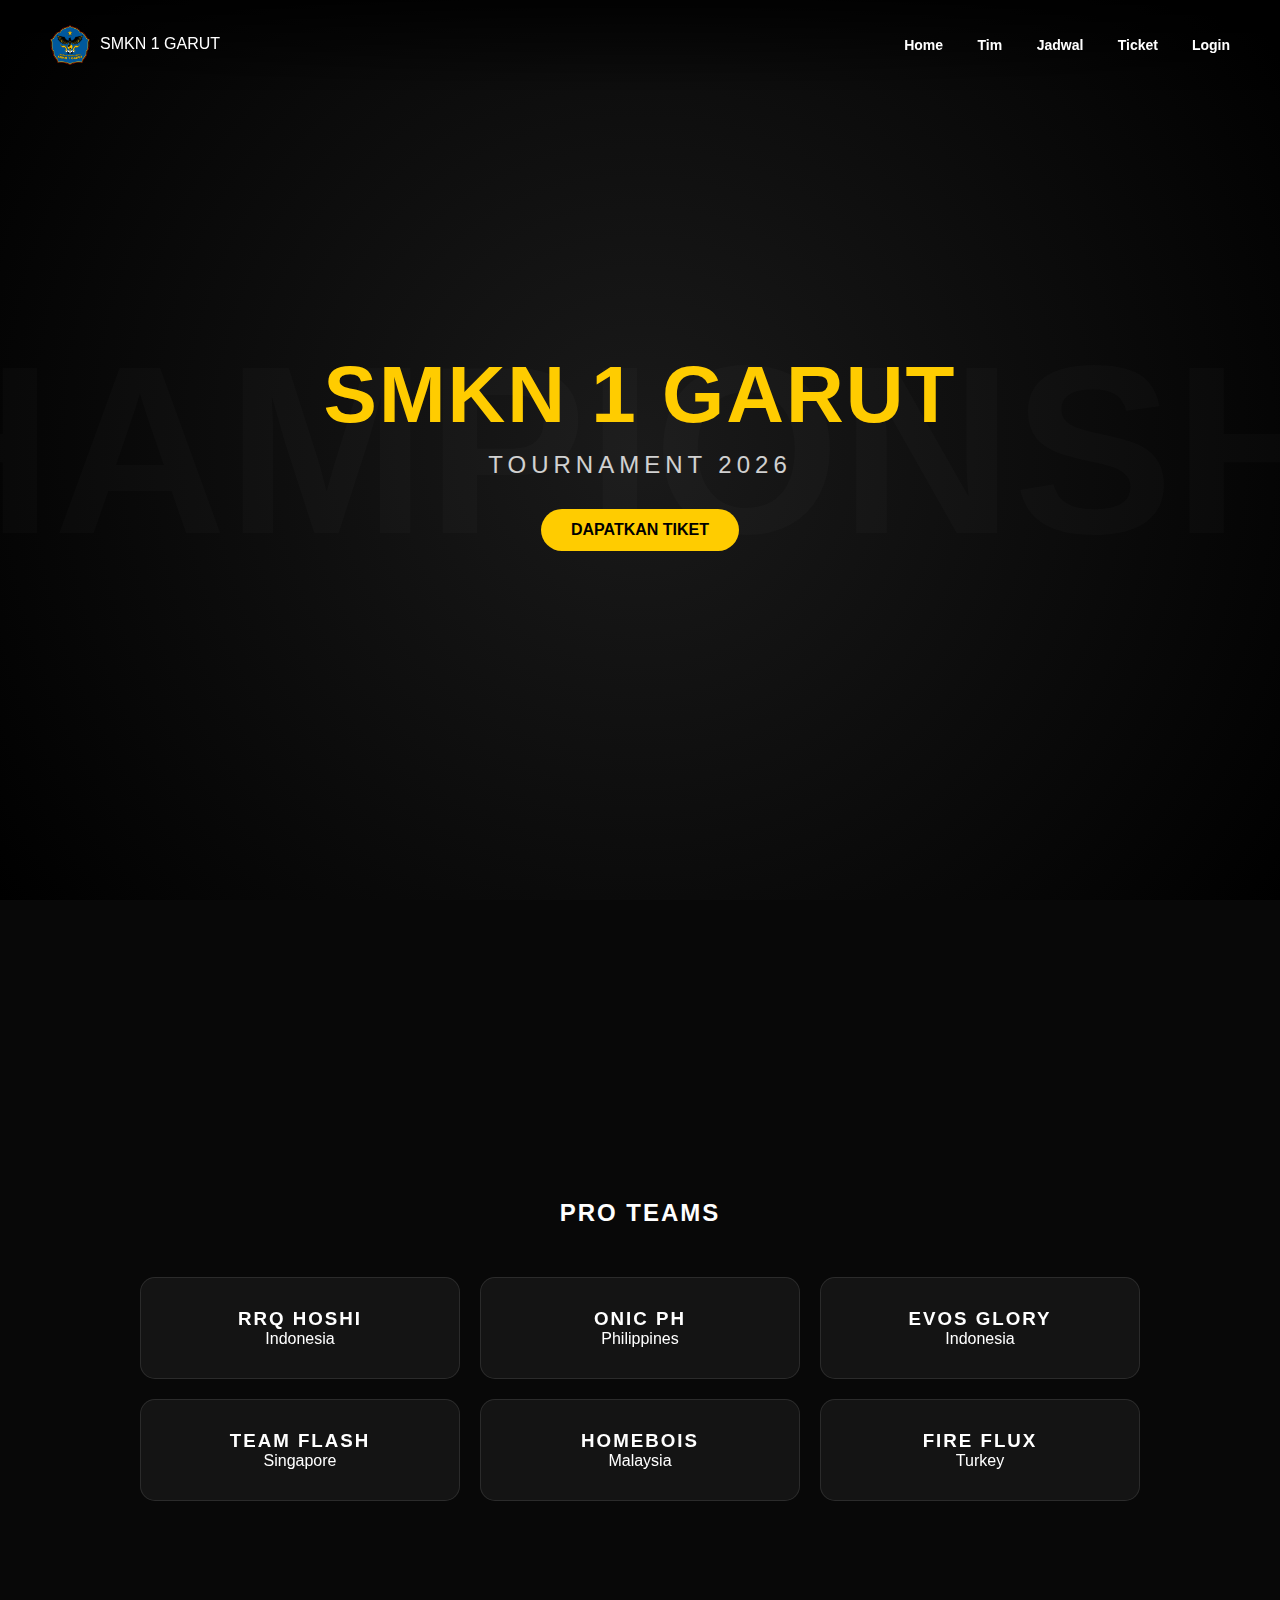
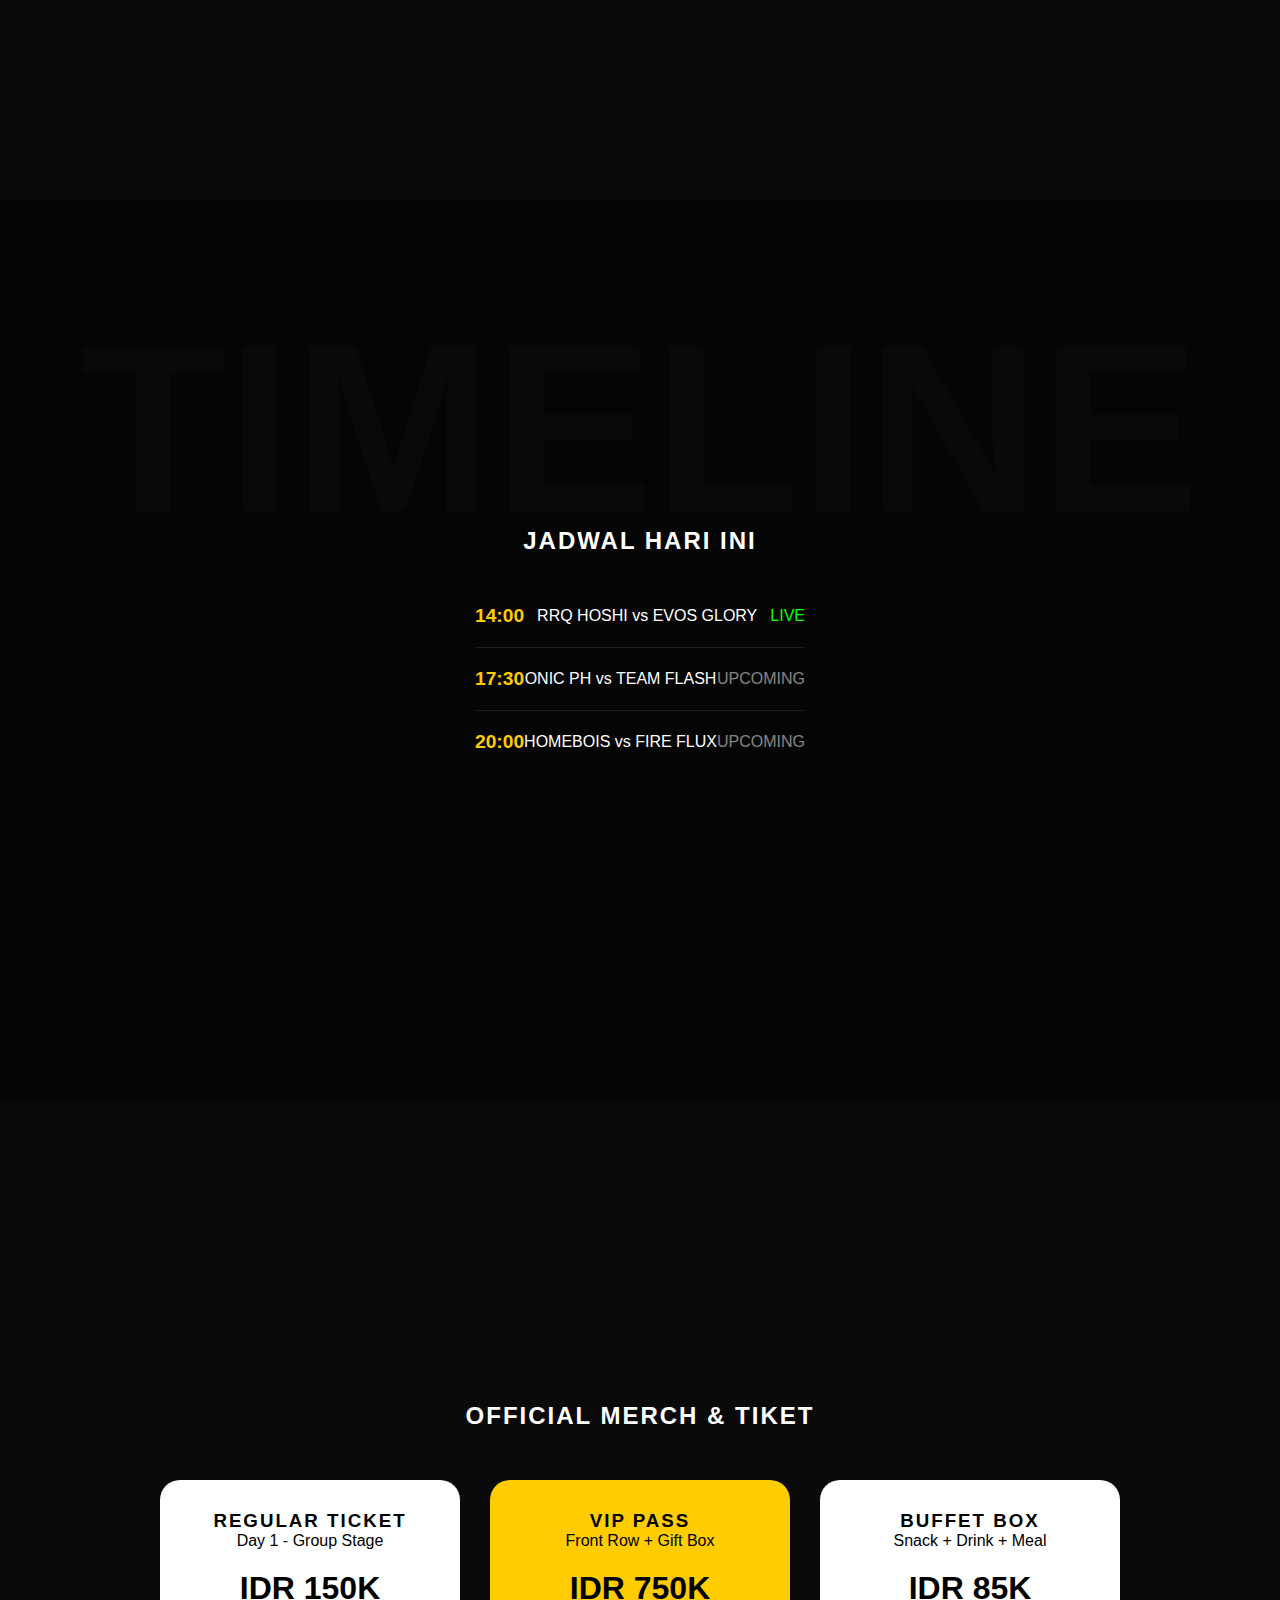
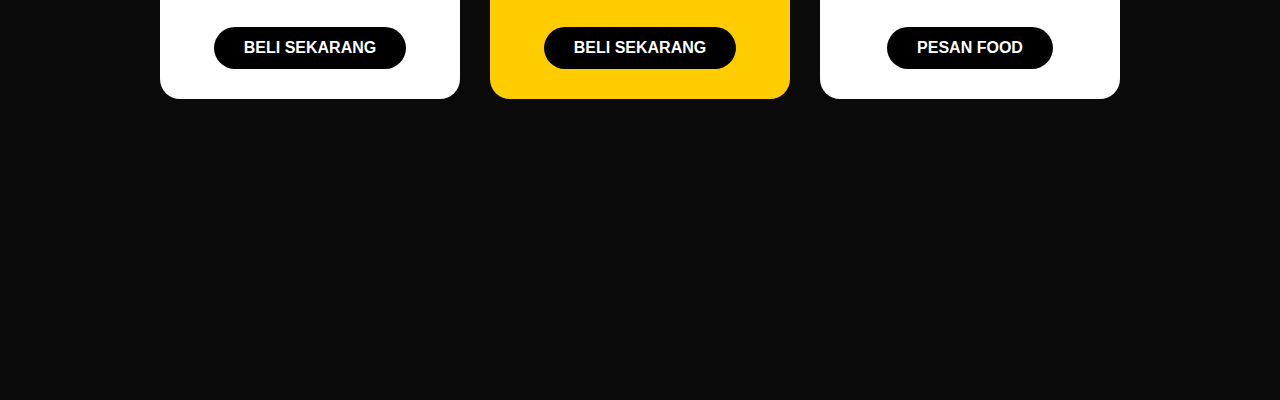
<file: index.html>
<!DOCTYPE html>
<html lang="en">

<head>
    <meta charset="UTF-8">
    <meta name="viewport" content="width=device-width, initial-scale=1.0">
    <title>SMKN 1 GARUT l TOURNAMENT </title>
    <link rel="stylesheet" href="style.css">
</head>

</head>

<body>

    <nav>
        <div class="logo"><img src="smk.png" alt="M7 Logo">SMKN 1 GARUT</div>
        <div class="nav-links">
            <a href="#home">Home</a>
            <a href="#teams">Tim</a>
            <a href="#Jadwal">Jadwal</a>
            <a href="tiket.html">Ticket </a>
            <a href="login.html">Login</a>
        </div>
    </nav>

    <section id="home">
        <div class="bg-text">CHAMPIONSHIP</div>
        <div class="hero-content">
            <h1>SMKN 1 GARUT </h1>
            <p>TOURNAMENT 2026</p>
            <a href="tiket.html" class="btn" style="background: var(--gold); color: black;">DAPATKAN TIKET</a>
        </div>
    </section>

    <section id="teams">
        <h2 style="margin-bottom: 50px;">PRO TEAMS</h2>
        <div class="grid-container">
            <div class="card">
                <h3>RRQ HOSHI</h3>
                <p>Indonesia</p>
            </div>
            <div class="card">
                <h3>ONIC PH</h3>
                <p>Philippines</p>
            </div>
            <div class="card">
                <h3>EVOS GLORY</h3>
                <p>Indonesia</p>
            </div>
            <div class="card">
                <h3>TEAM FLASH</h3>
                <p>Singapore</p>
            </div>
            <div class="card">
                <h3>HOMEBOIS</h3>
                <p>Malaysia</p>
            </div>
            <div class="card">
                <h3>FIRE FLUX</h3>
                <p>Turkey</p>
            </div>
        </div>
    </section>

    <section id="Jadwal">
        <div class="bg-text" style="top: 10%;">TIMELINE</div>
        <h2 style="margin-bottom: 30px; z-index: 2;">JADWAL HARI INI</h2>
        <div class="Jadwal-box" style="z-index: 2;">
            <div class="match">
                <span class="time">14:00</span>
                <span>RRQ HOSHI vs EVOS GLORY</span>
                <span style="color: #00ff00;">LIVE</span>
            </div>
            <div class="match">
                <span class="time">17:30</span>
                <span>ONIC PH vs TEAM FLASH</span>
                <span style="opacity: 0.5;">UPCOMING</span>
            </div>
            <div class="match">
                <span class="time">20:00</span>
                <span>HOMEBOIS vs FIRE FLUX</span>
                <span style="opacity: 0.5;">UPCOMING</span>
            </div>
        </div>
    </section>

    <section id="shop">
        <h2 style="margin-bottom: 50px;">OFFICIAL MERCH & TIKET</h2>
        <div class="shop-flex">
            <div class="product">
                <h3>REGULAR TICKET</h3>
                <p>Day 1 - Group Stage</p>
                <div class="price">IDR 150K</div>
                <a href="#" class="btn">BELI SEKARANG</a>
            </div>
            <div class="product dark">
                <h3>VIP PASS</h3>
                <p>Front Row + Gift Box</p>
                <div class="price">IDR 750K</div>
                <a href="#" class="btn">BELI SEKARANG</a>
            </div>
            <div class="product">
                <h3>BUFFET BOX</h3>
                <p>Snack + Drink + Meal</p>
                <div class="price">IDR 85K</div>
                <a href="#" class="btn">PESAN FOOD</a>
            </div>
        </div>
    </section>

</body>

</html>
</file>
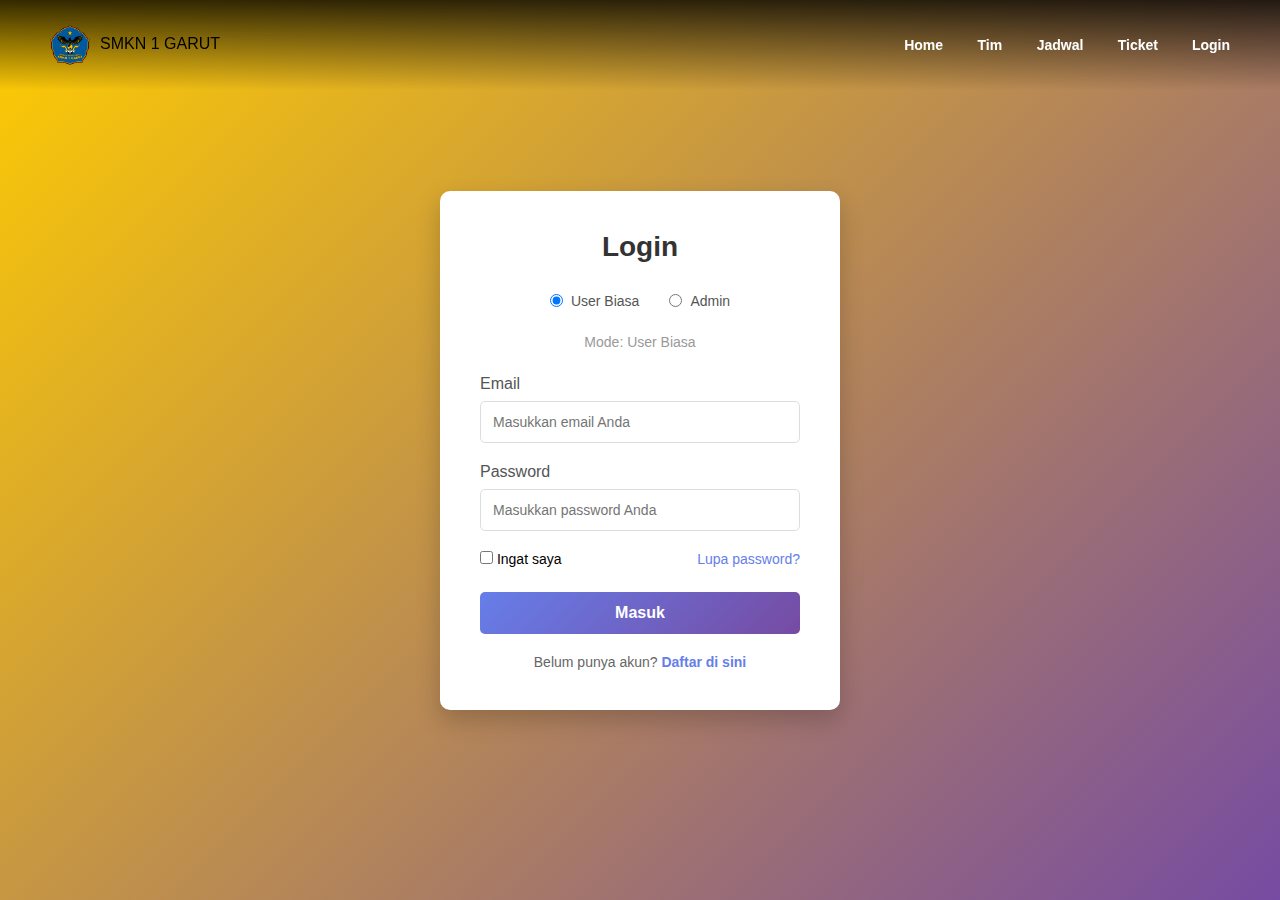
<file: login.html>
<!DOCTYPE html>
<html lang="en">

<head>
    <meta charset="UTF-8">
    <meta name="viewport" content="width=device-width, initial-scale=1.0">
    <title>Halaman Login</title>
    <link rel="stylesheet" href="login.css">
    <style>
       
    </style>
</head>

<body>


    <nav><div class="logo"><img src="smk.png" alt="M7 Logo">SMKN 1 GARUT</div>
        <div class="nav-links">
            <a href="index.html">Home</a>
            <a href="index.html#teams">Tim</a>
            <a href="index.html#Jadwal">Jadwal</a>
            <a href="tiket.html">Ticket </a>
            <a href="login.html">Login</a>
        </div>
    </nav>


    <div class="login-container">
        <h1>Login</h1>
        
        <div class="login-type">
            <label>
                <input type="radio" name="userType" value="user" checked> User Biasa
            </label>
            <label>
                <input type="radio" name="userType" value="admin"> Admin
            </label>
        </div>

        <div class="form-divider" id="typeIndicator">Mode: User Biasa</div>

        <form id="loginForm">
            <div class="form-group">
                <label for="email">Email</label>
                <input type="email" id="email" name="email" placeholder="Masukkan email Anda" required>
            </div>

            <div class="form-group">
                <label for="password">Password</label>
                <input type="password" id="password" name="password" placeholder="Masukkan password Anda" required>
            </div>

            <div class="form-group" id="adminCodeField" style="display: none;">
                <label for="adminCode">Kode Admin</label>
                <input type="password" id="adminCode" name="adminCode" placeholder="Masukkan kode admin">
            </div>

            <div class="remember-forgot">
                <label>
                    <input type="checkbox" name="remember"> Ingat saya
                </label>
                <a href="#">Lupa password?</a>
            </div>

            <button type="submit" class="login-btn">Masuk</button>
        </form>

        <div class="signup-link">
            Belum punya akun? <a href="#">Daftar di sini</a>
        </div>
    </div>

    <script>
        // Handle user type selection
        const userTypeRadios = document.querySelectorAll('input[name="userType"]');
        const adminCodeField = document.getElementById('adminCodeField');
        const typeIndicator = document.getElementById('typeIndicator');

        userTypeRadios.forEach(radio => {
            radio.addEventListener('change', function(e) {
                if (this.value === 'admin') {
                    adminCodeField.style.display = 'block';
                    typeIndicator.textContent = 'Mode: Login Admin';
                } else {
                    adminCodeField.style.display = 'none';
                    typeIndicator.textContent = 'Mode: User Biasa';
                }
            });
        });

        // Handle form submission
        document.getElementById('loginForm').addEventListener('submit', function (e) {
            e.preventDefault();
            
            const email = document.getElementById('email').value;
            const password = document.getElementById('password').value;
            const userType = document.querySelector('input[name="userType"]:checked').value;
            const adminCode = document.getElementById('adminCode').value;

            // Validasi berdasarkan tipe login
            if (userType === 'admin') {
                if (!email || !password || !adminCode) {
                    alert('Silakan isi semua field');
                    return;
                }
                
                // Contoh validasi kode admin
                const validAdminCode = '12345'; // Ganti dengan kode admin sebenarnya
                if (adminCode !== validAdminCode) {
                    alert('Kode admin tidak valid!');
                    return;
                }
                
                alert('Login Admin berhasil! \nEmail: ' + email);
                // Redirect ke halaman admin
                // window.location.href = 'admin-dashboard.html';
            } else {
                if (!email || !password) {
                    alert('Silakan isi semua field');
                    return;
                }
                
                alert('Login User berhasil! \nEmail: ' + email);
                // Redirect ke halaman user
                // window.location.href = 'user-dashboard.html';
            }
        });
    </script>
</body>

</html>
</file>
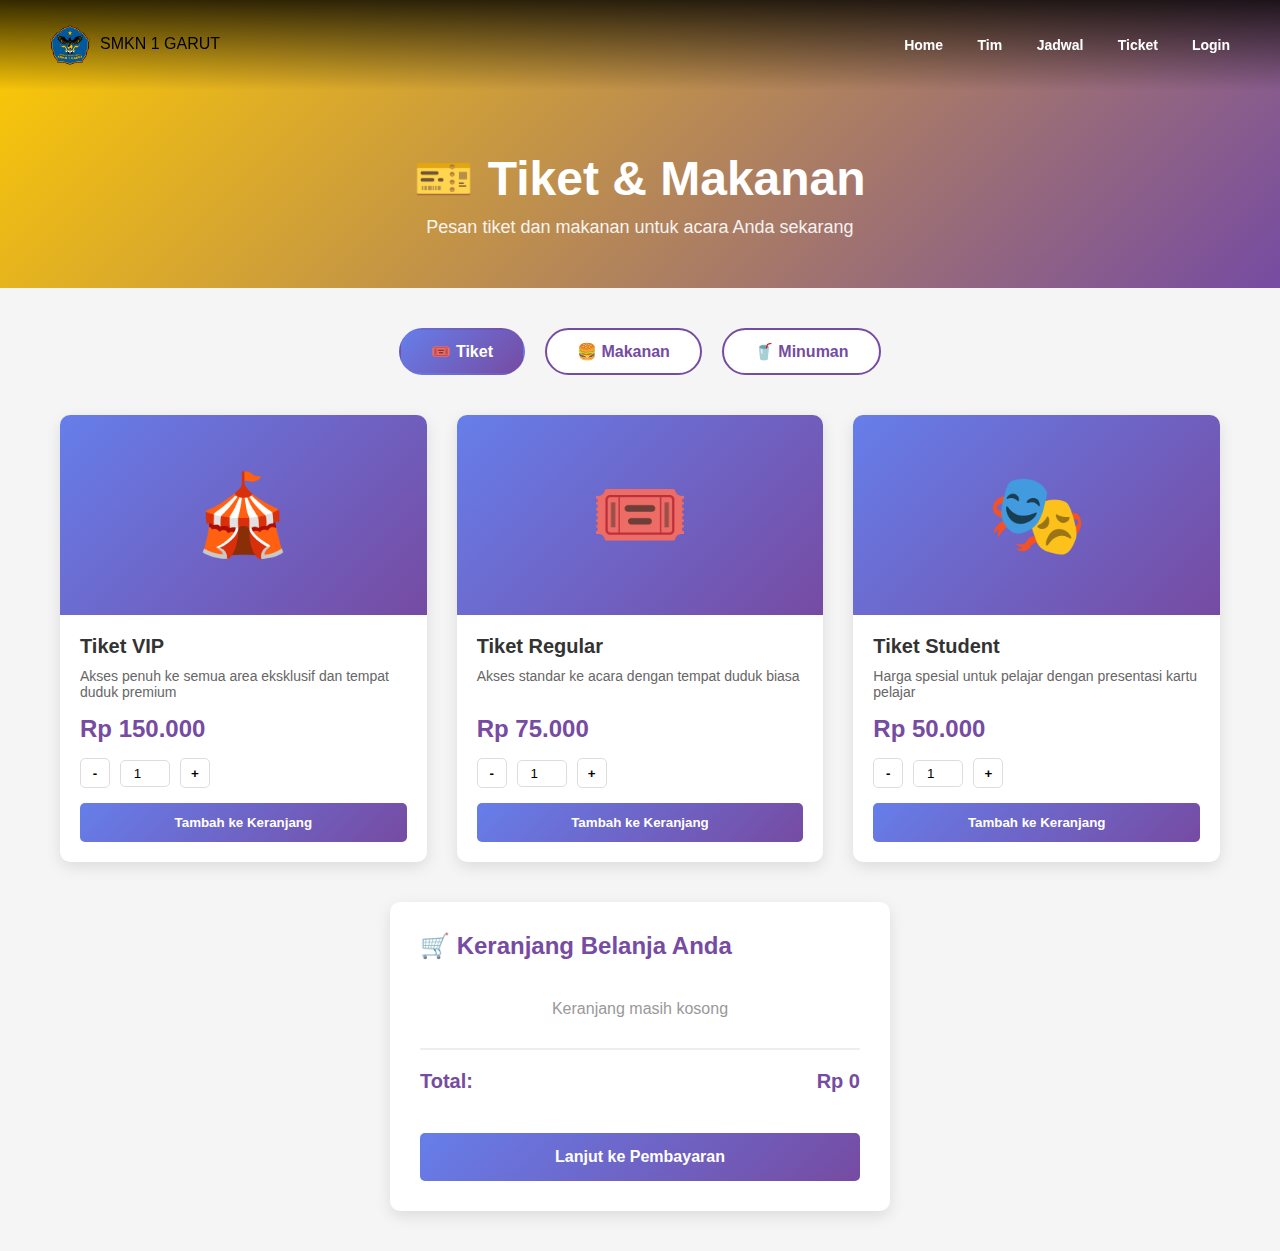
<file: tiket.html>
<!DOCTYPE html>
<html lang="en">

<head>
    <meta charset="UTF-8">
    <meta name="viewport" content="width=device-width, initial-scale=1.0">
    <title>Tiket & Makanan</title>
    <link rel="stylesheet" href="tiket.css">
    <style>
       
    </style>
</head>

<body>
    <nav>
        <div class="logo"><img src="smk.png" alt="M7 Logo">SMKN 1 GARUT</div>
        <div class="nav-links">
            <a href="index.html">Home</a>
            <a href="index.html#teams">Tim</a>
            <a href="index.html#Jadwal">Jadwal</a>
            <a href="tiket.html">Ticket </a>
            <a href="login.html">Login</a>
        </div>
    </nav>

    <div class="header">
        <h1>🎫 Tiket & Makanan</h1>
        <p>Pesan tiket dan makanan untuk acara Anda sekarang</p>
    </div>

    <div class="container">
        <div class="tabs">
            <button class="tab-btn active" onclick="switchTab('tickets')">🎟️ Tiket</button>
            <button class="tab-btn" onclick="switchTab('food')">🍔 Makanan</button>
            <button class="tab-btn" onclick="switchTab('drinks')">🥤 Minuman</button>
        </div>

        <!-- Tab Tiket -->
        <div id="tickets" class="tab-content active">
            <div class="products-grid">
                <div class="product-card">
                    <div class="product-image">🎪</div>
                    <div class="product-info">
                        <div class="product-name">Tiket VIP</div>
                        <div class="product-description">Akses penuh ke semua area eksklusif dan tempat duduk premium</div>
                        <div class="product-price">Rp 150.000</div>
                        <div class="product-quantity">
                            <button class="quantity-btn" onclick="decreaseQty(this)">-</button>
                            <input type="number" class="quantity-input" value="1" min="1">
                            <button class="quantity-btn" onclick="increaseQty(this)">+</button>
                        </div>
                        <button class="add-to-cart" onclick="addToCart('Tiket VIP', 150000, this)">Tambah ke Keranjang</button>
                    </div>
                </div>

                <div class="product-card">
                    <div class="product-image">🎟️</div>
                    <div class="product-info">
                        <div class="product-name">Tiket Regular</div>
                        <div class="product-description">Akses standar ke acara dengan tempat duduk biasa</div>
                        <div class="product-price">Rp 75.000</div>
                        <div class="product-quantity">
                            <button class="quantity-btn" onclick="decreaseQty(this)">-</button>
                            <input type="number" class="quantity-input" value="1" min="1">
                            <button class="quantity-btn" onclick="increaseQty(this)">+</button>
                        </div>
                        <button class="add-to-cart" onclick="addToCart('Tiket Regular', 75000, this)">Tambah ke Keranjang</button>
                    </div>
                </div>

                <div class="product-card">
                    <div class="product-image">🎭</div>
                    <div class="product-info">
                        <div class="product-name">Tiket Student</div>
                        <div class="product-description">Harga spesial untuk pelajar dengan presentasi kartu pelajar</div>
                        <div class="product-price">Rp 50.000</div>
                        <div class="product-quantity">
                            <button class="quantity-btn" onclick="decreaseQty(this)">-</button>
                            <input type="number" class="quantity-input" value="1" min="1">
                            <button class="quantity-btn" onclick="increaseQty(this)">+</button>
                        </div>
                        <button class="add-to-cart" onclick="addToCart('Tiket Student', 50000, this)">Tambah ke Keranjang</button>
                    </div>
                </div>
            </div>
        </div>

        <!-- Tab Makanan -->
        <div id="food" class="tab-content">
            <div class="products-grid">
                <div class="product-card">
                    <div class="product-image">🍔</div>
                    <div class="product-info">
                        <div class="product-name">Burger Deluxe</div>
                        <div class="product-description">Burger daging premium dengan keju, tomat, dan saus istimewa</div>
                        <div class="product-price">Rp 45.000</div>
                        <div class="product-quantity">
                            <button class="quantity-btn" onclick="decreaseQty(this)">-</button>
                            <input type="number" class="quantity-input" value="1" min="1">
                            <button class="quantity-btn" onclick="increaseQty(this)">+</button>
                        </div>
                        <button class="add-to-cart" onclick="addToCart('Burger Deluxe', 45000, this)">Tambah ke Keranjang</button>
                    </div>
                </div>

                <div class="product-card">
                    <div class="product-image">🍕</div>
                    <div class="product-info">
                        <div class="product-name">Pizza Supreme</div>
                        <div class="product-description">Pizza 12 inch dengan topping lengkap dan keju mozzarella</div>
                        <div class="product-price">Rp 65.000</div>
                        <div class="product-quantity">
                            <button class="quantity-btn" onclick="decreaseQty(this)">-</button>
                            <input type="number" class="quantity-input" value="1" min="1">
                            <button class="quantity-btn" onclick="increaseQty(this)">+</button>
                        </div>
                        <button class="add-to-cart" onclick="addToCart('Pizza Supreme', 65000, this)">Tambah ke Keranjang</button>
                    </div>
                </div>

                <div class="product-card">
                    <div class="product-image">🌭</div>
                    <div class="product-info">
                        <div class="product-name">Hot Dog Spesial</div>
                        <div class="product-description">Hot dog dengan sausage berkualitas dan topping pilihan</div>
                        <div class="product-price">Rp 35.000</div>
                        <div class="product-quantity">
                            <button class="quantity-btn" onclick="decreaseQty(this)">-</button>
                            <input type="number" class="quantity-input" value="1" min="1">
                            <button class="quantity-btn" onclick="increaseQty(this)">+</button>
                        </div>
                        <button class="add-to-cart" onclick="addToCart('Hot Dog Spesial', 35000, this)">Tambah ke Keranjang</button>
                    </div>
                </div>

                <div class="product-card">
                    <div class="product-image">🍗</div>
                    <div class="product-info">
                        <div class="product-name">Fried Chicken</div>
                        <div class="product-description">Ayam goreng renyah dengan bumbu rahasia dan sambal</div>
                        <div class="product-price">Rp 40.000</div>
                        <div class="product-quantity">
                            <button class="quantity-btn" onclick="decreaseQty(this)">-</button>
                            <input type="number" class="quantity-input" value="1" min="1">
                            <button class="quantity-btn" onclick="increaseQty(this)">+</button>
                        </div>
                        <button class="add-to-cart" onclick="addToCart('Fried Chicken', 40000, this)">Tambah ke Keranjang</button>
                    </div>
                </div>

                <div class="product-card">
                    <div class="product-image">🌮</div>
                    <div class="product-info">
                        <div class="product-name">Tacos Trio</div>
                        <div class="product-description">3 buah taco dengan isian daging dan sayuran segar</div>
                        <div class="product-price">Rp 50.000</div>
                        <div class="product-quantity">
                            <button class="quantity-btn" onclick="decreaseQty(this)">-</button>
                            <input type="number" class="quantity-input" value="1" min="1">
                            <button class="quantity-btn" onclick="increaseQty(this)">+</button>
                        </div>
                        <button class="add-to-cart" onclick="addToCart('Tacos Trio', 50000, this)">Tambah ke Keranjang</button>
                    </div>
                </div>
            </div>
        </div>

        <!-- Tab Minuman -->
        <div id="drinks" class="tab-content">
            <div class="products-grid">
                <div class="product-card">
                    <div class="product-image">🥤</div>
                    <div class="product-info">
                        <div class="product-name">Jus Jeruk Segar</div>
                        <div class="product-description">Jus jeruk alami tanpa pengawet, segar dan sehat</div>
                        <div class="product-price">Rp 15.000</div>
                        <div class="product-quantity">
                            <button class="quantity-btn" onclick="decreaseQty(this)">-</button>
                            <input type="number" class="quantity-input" value="1" min="1">
                            <button class="quantity-btn" onclick="increaseQty(this)">+</button>
                        </div>
                        <button class="add-to-cart" onclick="addToCart('Jus Jeruk Segar', 15000, this)">Tambah ke Keranjang</button>
                    </div>
                </div>

                <div class="product-card">
                    <div class="product-image">🧋</div>
                    <div class="product-info">
                        <div class="product-name">Boba Tea Premium</div>
                        <div class="product-description">Minuman teh dengan boba premium dan rasa istimewa</div>
                        <div class="product-price">Rp 20.000</div>
                        <div class="product-quantity">
                            <button class="quantity-btn" onclick="decreaseQty(this)">-</button>
                            <input type="number" class="quantity-input" value="1" min="1">
                            <button class="quantity-btn" onclick="increaseQty(this)">+</button>
                        </div>
                        <button class="add-to-cart" onclick="addToCart('Boba Tea Premium', 20000, this)">Tambah ke Keranjang</button>
                    </div>
                </div>

                <div class="product-card">
                    <div class="product-image">🍹</div>
                    <div class="product-info">
                        <div class="product-name">Smoothie Mangga</div>
                        <div class="product-description">Smoothie mangga tropis yang menyegarkan dan kaya nutrisi</div>
                        <div class="product-price">Rp 18.000</div>
                        <div class="product-quantity">
                            <button class="quantity-btn" onclick="decreaseQty(this)">-</button>
                            <input type="number" class="quantity-input" value="1" min="1">
                            <button class="quantity-btn" onclick="increaseQty(this)">+</button>
                        </div>
                        <button class="add-to-cart" onclick="addToCart('Smoothie Mangga', 18000, this)">Tambah ke Keranjang</button>
                    </div>
                </div>

                <div class="product-card">
                    <div class="product-image">☕</div>
                    <div class="product-info">
                        <div class="product-name">Coffee Espresso</div>
                        <div class="product-description">Kopi espresso premium dari biji pilihan berkualitas tinggi</div>
                        <div class="product-price">Rp 22.000</div>
                        <div class="product-quantity">
                            <button class="quantity-btn" onclick="decreaseQty(this)">-</button>
                            <input type="number" class="quantity-input" value="1" min="1">
                            <button class="quantity-btn" onclick="increaseQty(this)">+</button>
                        </div>
                        <button class="add-to-cart" onclick="addToCart('Coffee Espresso', 22000, this)">Tambah ke Keranjang</button>
                    </div>
                </div>

                <div class="product-card">
                    <div class="product-image">🧃</div>
                    <div class="product-info">
                        <div class="product-name">Minuman Isotonik</div>
                        <div class="product-description">Minuman isotonik untuk mengganti cairan dan elektrolit tubuh</div>
                        <div class="product-price">Rp 12.000</div>
                        <div class="product-quantity">
                            <button class="quantity-btn" onclick="decreaseQty(this)">-</button>
                            <input type="number" class="quantity-input" value="1" min="1">
                            <button class="quantity-btn" onclick="increaseQty(this)">+</button>
                        </div>
                        <button class="add-to-cart" onclick="addToCart('Minuman Isotonik', 12000, this)">Tambah ke Keranjang</button>
                    </div>
                </div>

                <div class="product-card">
                    <div class="product-image">🥛</div>
                    <div class="product-info">
                        <div class="product-name">Susu Coklat</div>
                        <div class="product-description">Susu coklat hangat yang lezat dan bergizi untuk seluruh keluarga</div>
                        <div class="product-price">Rp 16.000</div>
                        <div class="product-quantity">
                            <button class="quantity-btn" onclick="decreaseQty(this)">-</button>
                            <input type="number" class="quantity-input" value="1" min="1">
                            <button class="quantity-btn" onclick="increaseQty(this)">+</button>
                        </div>
                        <button class="add-to-cart" onclick="addToCart('Susu Coklat', 16000, this)">Tambah ke Keranjang</button>
                    </div>
                </div>
            </div>
        </div>

        <!-- Keranjang Belanja -->
        <div class="cart-section">
            <h2>🛒 Keranjang Belanja Anda</h2>
            <div id="cartItems" class="empty-cart">Keranjang masih kosong</div>
            <div class="cart-total">
                <span>Total:</span>
                <span id="cartTotal">Rp 0</span>
            </div>
            <button class="checkout-btn" onclick="checkout()">Lanjut ke Pembayaran</button>
        </div>
    </div>

    <script>
        let cart = [];

        function switchTab(tabName) {
            // Sembunyikan semua tab
            const tabs = document.querySelectorAll('.tab-content');
            tabs.forEach(tab => tab.classList.remove('active'));

            // Hapus active dari semua button
            const buttons = document.querySelectorAll('.tab-btn');
            buttons.forEach(btn => btn.classList.remove('active'));

            // Tampilkan tab yang dipilih
            document.getElementById(tabName).classList.add('active');

            // Tandai button yang aktif
            event.target.classList.add('active');
        }

        function increaseQty(btn) {
            const input = btn.parentElement.querySelector('.quantity-input');
            input.value = parseInt(input.value) + 1;
        }

        function decreaseQty(btn) {
            const input = btn.parentElement.querySelector('.quantity-input');
            if (parseInt(input.value) > 1) {
                input.value = parseInt(input.value) - 1;
            }
        }

        function addToCart(name, price, btn) {
            const quantity = btn.parentElement.querySelector('.quantity-input').value;
            const item = {
                name: name,
                price: price,
                quantity: parseInt(quantity)
            };

            cart.push(item);
            updateCart();
            alert(quantity + 'x ' + name + ' ditambahkan ke keranjang!');
        }

        function updateCart() {
            const cartItemsDiv = document.getElementById('cartItems');
            const cartTotalSpan = document.getElementById('cartTotal');

            if (cart.length === 0) {
                cartItemsDiv.innerHTML = '<div class="empty-cart">Keranjang masih kosong</div>';
                cartTotalSpan.textContent = 'Rp 0';
                return;
            }

            let html = '';
            let total = 0;

            cart.forEach((item, index) => {
                const subtotal = item.price * item.quantity;
                total += subtotal;
                html += `
                    <div class="cart-item">
                        <div>
                            <div style="font-weight: 600;">${item.name}</div>
                            <div style="font-size: 12px; color: #999;">${item.quantity}x Rp ${item.price.toLocaleString()}</div>
                        </div>
                        <div>
                            <span style="font-weight: 600; color: var(--purple);">Rp ${subtotal.toLocaleString()}</span>
                            <button onclick="removeFromCart(${index})" style="margin-left: 10px; padding: 5px 10px; background: #ff6b6b; color: white; border: none; border-radius: 5px; cursor: pointer; font-size: 12px;">Hapus</button>
                        </div>
                    </div>
                `;
            });

            cartItemsDiv.innerHTML = html;
            cartTotalSpan.textContent = 'Rp ' + total.toLocaleString();
        }

        function removeFromCart(index) {
            cart.splice(index, 1);
            updateCart();
        }

        function checkout() {
            if (cart.length === 0) {
                alert('Keranjang masih kosong!');
                return;
            }

            let total = 0;
            let details = 'Rincian Pesanan:\n\n';

            cart.forEach(item => {
                const subtotal = item.price * item.quantity;
                total += subtotal;
                details += item.quantity + 'x ' + item.name + ' = Rp ' + subtotal.toLocaleString() + '\n';
            });

            details += '\n---\nTotal: Rp ' + total.toLocaleString();
            details += '\n\nTerima kasih telah berbelanja!';

            alert(details);
            // Redirect ke halaman pembayaran atau proses selanjutnya
            // window.location.href = 'payment.html';
        }
    </script>
</body>

</html>
</file>
<file: style.css>
:root {
          --gold: #ffcc00;
          --gold-glow: rgba(255, 204, 0, 0.4);
          --dark: #050505;
          --glass: rgba(255, 255, 255, 0.05);
          --border: rgba(255, 255, 255, 0.1);
      }

      * {
          margin: 0;
          padding: 0;
          box-sizing: border-box;
      }

      html {
          scroll-snap-type: y mandatory;
          scroll-behavior: smooth;
      }

      body {
          background-color: var(--dark);
          color: white;
          font-family: 'Rajdhani', sans-serif;
          overflow-x: hidden;
      }

      h1,
      h2,
      h3 {
          font-family: 'Orbitron', sans-serif;
          text-transform: uppercase;
          letter-spacing: 2px;
      }


      nav {
          position: fixed;
          top: 0;
          width: 100%;
          padding: 25px 50px;
          display: flex;
          justify-content: space-between;
          align-items: center;
          z-index: 1000;
          background: linear-gradient(to bottom, rgba(0, 0, 0, 0.8), transparent);
      }

      .logo img {
          width: 40px;
          height: 40px;
          vertical-align: middle;
          margin-right: 10px;
      }
      .nav-links a {
          color: white;
          text-decoration: none;
          margin-left: 30px;
          font-weight: bold;
          font-size: 14px;
          transition: 0.3s;
          border-bottom: 2px solid transparent;
      }

      .nav-links a:hover {
          color: var(--gold);
          border-bottom: 2px solid var(--gold);
      }


      section {
          height: 100vh;
          width: 100%;
          display: flex;
          flex-direction: column;
          justify-content: center;
          align-items: center;
          scroll-snap-align: start;
          position: relative;
          padding: 0 10%;
          overflow: hidden;
      }


      #home {
          background: radial-gradient(circle at center, #1a1a1a 0%, #000 100%);
      }

      .hero-content {
          text-align: center;
          z-index: 2;
      }

      .hero-content h1 {
          font-size: 5rem;
          color: var(--gold);
          margin-bottom: 10px;
      }

      .hero-content p {
          font-size: 1.5rem;
          letter-spacing: 5px;
          margin-bottom: 30px;
          opacity: 0.8;
      }


      #teams {
          background: #080808;
      }

      .grid-container {
          display: grid;
          grid-template-columns: repeat(3, 1fr);
          gap: 20px;
          width: 100%;
          max-width: 1000px;
      }

      .card {
          background: var(--glass);
          backdrop-filter: blur(10px);
          border: 1px solid var(--border);
          padding: 30px;
          text-align: center;
          border-radius: 15px;
          transition: 0.4s;
      }

      .card:hover {
          border-color: var(--gold);
          transform: translateY(-10px);
          box-shadow: 0 10px 30px var(--gold-glow);
      }


      #schedule {
          background: #050505;
      }

      .schedule-box {
          width: 100%;
          max-width: 800px;
          background: var(--glass);
          border-radius: 20px;
          padding: 40px;
      }

      .match {
          display: flex;
          justify-content: space-between;
          padding: 20px 0;
          border-bottom: 1px solid var(--border);
          align-items: center;
      }

      .match:last-child {
          border: none;
      }

      .time {
          color: var(--gold);
          font-weight: bold;
          font-size: 1.2rem;
      }


      #shop {
          background: #0a0a0a;
      }

      .shop-flex {
          display: flex;
          gap: 30px;
          flex-wrap: wrap;
          justify-content: center;
      }

      .product {
          width: 300px;
          background: white;
          color: black;
          border-radius: 20px;
          padding: 30px;
          text-align: center;
      }

      .product.dark {
          background: var(--gold);
          color: black;
      }

      .price {
          font-size: 2rem;
          font-weight: 800;
          margin: 20px 0;
      }

      .btn {
          display: inline-block;
          padding: 12px 30px;
          background: black;
          color: white;
          text-decoration: none;
          border-radius: 50px;
          font-weight: bold;
          transition: 0.3s;
      }

      .btn:hover {
          transform: scale(1.05);
      }


      .bg-text {
          position: absolute;
          font-size: 15rem;
          font-weight: 900;
          color: rgba(255, 255, 255, 0.02);
          z-index: 1;
          white-space: nowrap;
          user-select: none;
      }

      /* LOGIN PAGE STYLES */
      .login-container {
          min-height: 100vh;
          display: flex;
          justify-content: center;
          align-items: center;
          background: linear-gradient(135deg, #0a0a0a 0%, #1a1a1a 50%, #0a0a0a 100%);
          position: relative;
          overflow: hidden;
      }

      .login-bg-text {
          position: absolute;
          font-size: 12rem;
          font-weight: 900;
          color: rgba(255, 204, 0, 0.05);
          z-index: 1;
          white-space: nowrap;
          user-select: none;
          top: 50%;
          left: 50%;
          transform: translate(-50%, -50%);
          font-family: 'Orbitron', sans-serif;
      }

      .login-box {
          background: rgba(255, 255, 255, 0.03);
          backdrop-filter: blur(20px);
          border: 1px solid rgba(255, 204, 0, 0.15);
          border-radius: 25px;
          padding: 50px 40px;
          max-width: 450px;
          width: 100%;
          z-index: 10;
          box-shadow: 0 20px 60px rgba(0, 0, 0, 0.5);
          animation: slideUp 0.6s ease-out;
      }

      @keyframes slideUp {
          from {
              opacity: 0;
              transform: translateY(30px);
          }

          to {
              opacity: 1;
              transform: translateY(0);
          }
      }

      .login-header {
          text-align: center;
          margin-bottom: 40px;
      }

      .logo-login {
          margin-bottom: 20px;
      }

      .logo-login img {
          width: 80px;
          height: 80px;
          border-radius: 15px;
          border: 2px solid var(--gold);
          box-shadow: 0 0 20px var(--gold-glow);
          animation: glow 2s ease-in-out infinite;
      }

      @keyframes glow {

          0%,
          100% {
              box-shadow: 0 0 20px var(--gold-glow);
          }

          50% {
              box-shadow: 0 0 40px var(--gold-glow);
          }
      }

      .login-header h1 {
          font-size: 2.5rem;
          color: var(--gold);
          margin-bottom: 5px;
          font-family: 'Orbitron', sans-serif;
          letter-spacing: 3px;
      }

      .login-header p {
          color: rgba(255, 255, 255, 0.6);
          font-size: 0.9rem;
          letter-spacing: 2px;
          text-transform: uppercase;
      }

      .login-form {
          display: flex;
          flex-direction: column;
          gap: 25px;
      }

      .form-group {
          display: flex;
          flex-direction: column;
          gap: 8px;
      }

      .form-group label {
          color: rgba(255, 255, 255, 0.8);
          font-weight: 600;
          font-size: 0.95rem;
          text-transform: uppercase;
          letter-spacing: 1px;
          display: flex;
          align-items: center;
          gap: 8px;
      }

      .form-group label i {
          color: var(--gold);
      }

      .form-group input[type="text"],
      .form-group input[type="password"],
      .form-group input[type="email"] {
          background: rgba(255, 255, 255, 0.05);
          border: 1px solid rgba(255, 255, 255, 0.1);
          border-radius: 12px;
          padding: 14px 16px;
          color: white;
          font-size: 1rem;
          font-family: 'Rajdhani', sans-serif;
          transition: all 0.3s ease;
      }

      .form-group input[type="text"]::placeholder,
      .form-group input[type="password"]::placeholder,
      .form-group input[type="email"]::placeholder {
          color: rgba(255, 255, 255, 0.4);
      }

      .form-group input[type="text"]:focus,
      .form-group input[type="password"]:focus,
      .form-group input[type="email"]:focus {
          outline: none;
          background: rgba(255, 255, 255, 0.08);
          border-color: var(--gold);
          box-shadow: 0 0 15px rgba(255, 204, 0, 0.2);
      }

      .password-input {
          display: flex;
          align-items: center;
          position: relative;
      }

      .password-input input {
          flex: 1;
          padding-right: 45px;
      }

      .toggle-password {
          position: absolute;
          right: 15px;
          color: rgba(255, 255, 255, 0.5);
          cursor: pointer;
          font-size: 1.1rem;
          transition: all 0.3s ease;
      }

      .toggle-password:hover {
          color: var(--gold);
      }

      .remember {
          display: flex;
          justify-content: space-between;
          align-items: center;
          flex-direction: row;
          gap: 10px;
      }

      .remember input[type="checkbox"] {
          width: 18px;
          height: 18px;
          cursor: pointer;
          accent-color: var(--gold);
      }

      .remember label {
          margin: 0;
          flex: 1;
          text-transform: capitalize;
          font-size: 0.9rem;
      }

      .forgot-link {
          color: rgba(255, 204, 0, 0.8);
          text-decoration: none;
          font-size: 0.9rem;
          transition: all 0.3s ease;
          white-space: nowrap;
      }

      .forgot-link:hover {
          color: var(--gold);
          text-decoration: underline;
      }

      .btn-login {
          background: linear-gradient(135deg, var(--gold) 0%, #ffdb58 100%);
          color: #000;
          border: none;
          border-radius: 12px;
          padding: 14px 20px;
          font-size: 1rem;
          font-weight: 800;
          letter-spacing: 1.5px;
          cursor: pointer;
          transition: all 0.3s ease;
          text-transform: uppercase;
          margin-top: 10px;
          font-family: 'Orbitron', sans-serif;
      }

      .btn-login:hover {
          transform: translateY(-2px);
          box-shadow: 0 10px 25px rgba(255, 204, 0, 0.3);
      }

      .btn-login:active {
          transform: translateY(0);
      }

      .login-footer {
          text-align: center;
          color: rgba(255, 255, 255, 0.7);
          font-size: 0.95rem;
      }

      .login-footer a {
          color: var(--gold);
          text-decoration: none;
          font-weight: 600;
          transition: all 0.3s ease;
      }

      .login-footer a:hover {
          color: #ffdb58;
          text-decoration: underline;
      }

      .social-login {
          margin-top: 30px;
          text-align: center;
          border-top: 1px solid rgba(255, 255, 255, 0.1);
          padding-top: 25px;
      }

      .social-login p {
          color: rgba(255, 255, 255, 0.6);
          font-size: 0.9rem;
          margin-bottom: 15px;
          text-transform: uppercase;
          letter-spacing: 1px;
      }

      .social-buttons {
          display: flex;
          justify-content: center;
          gap: 15px;
      }

      .social-btn {
          width: 50px;
          height: 50px;
          border-radius: 12px;
          border: none;
          display: flex;
          justify-content: center;
          align-items: center;
          cursor: pointer;
          font-size: 1.3rem;
          transition: all 0.3s ease;
          background: rgba(255, 255, 255, 0.05);
          border: 1px solid rgba(255, 255, 255, 0.1);
          color: white;
      }

      .social-btn:hover {
          transform: translateY(-3px);
          border-color: var(--gold);
      }

      .social-btn.google:hover {
          background: rgba(219, 68, 55, 0.2);
          color: #db4437;
      }

      .social-btn.facebook:hover {
          background: rgba(66, 103, 178, 0.2);
          color: #4267b2;
      }

      .social-btn.twitter:hover {
          background: rgba(29, 161, 242, 0.2);
          color: #1da1f2;
      }

      /* RESPONSIVE */
      @media (max-width: 600px) {
          .login-box {
              padding: 30px 20px;
              margin: 20px;
          }

          .login-header h1 {
              font-size: 2rem;
          }

          .login-bg-text {
              font-size: 8rem;
          }

          .form-group input,
          .btn-login {
              font-size: 16px;
          }
      }
</file>
<file: login.css>
* {
            margin: 0;
            padding: 0;
            box-sizing: border-box;
        }

        :root {
            --gold: #ffcc00;
            --purple: #764ba2;
        }

        
      .logo img {
          width: 40px;
          height: 40px;
          vertical-align: middle;
          margin-right: 10px;
      }
        nav {
            position: fixed;
            top: 0;
            width: 100%;
            padding: 25px 50px;
            display: flex;
            justify-content: space-between;
            align-items: center;
            z-index: 1000;
            background: linear-gradient(to bottom, rgba(0, 0, 0, 0.8), transparent);
        }

        .nav-links a {
            color: white;
            text-decoration: none;
            margin-left: 30px;
            font-weight: bold;
            font-size: 14px;
            transition: 0.3s;
            border-bottom: 2px solid transparent;
        }

        .nav-links a:hover {
            color: var(--gold);
            border-bottom: 2px solid var(--gold);
        }

        body {
            font-family: 'Segoe UI', Tahoma, Geneva, Verdana, sans-serif;
            background: linear-gradient(135deg, #ffcc00 0%, #764ba2 100%);
            display: flex;
            justify-content: center;
            align-items: center;
            min-height: 100vh;
        }

        .login-container {
            background: white;
            padding: 40px;
            border-radius: 10px;
            box-shadow: 0 10px 25px rgba(0, 0, 0, 0.2);
            width: 100%;
            max-width: 400px;
        }

        .login-container h1 {
            text-align: center;
            color: #333;
            margin-bottom: 30px;
            font-size: 28px;
        }

        .form-group {
            margin-bottom: 20px;
        }

        .form-group label {
            display: block;
            margin-bottom: 8px;
            color: #555;
            font-weight: 500;
        }

        .form-group input {
            width: 100%;
            padding: 12px;
            border: 1px solid #ddd;
            border-radius: 5px;
            font-size: 14px;
            transition: border-color 0.3s;
        }

        .form-group input:focus {
            outline: none;
            border-color: #667eea;
            box-shadow: 0 0 5px rgba(102, 126, 234, 0.1);
        }

        .remember-forgot {
            display: flex;
            justify-content: space-between;
            margin-bottom: 25px;
            font-size: 14px;
        }

        .remember-forgot a {
            color: #667eea;
            text-decoration: none;
        }

        .remember-forgot a:hover {
            text-decoration: underline;
        }

        .login-btn {
            width: 100%;
            padding: 12px;
            background: linear-gradient(135deg, #667eea 0%, #764ba2 100%);
            color: white;
            border: none;
            border-radius: 5px;
            font-size: 16px;
            font-weight: 600;
            cursor: pointer;
            transition: transform 0.2s, box-shadow 0.2s;
        }

        .login-btn:hover {
            transform: translateY(-2px);
            box-shadow: 0 5px 15px rgba(102, 126, 234, 0.3);
        }

        .login-btn:active {
            transform: translateY(0);
        }

        .signup-link {
            text-align: center;
            margin-top: 20px;
            color: #666;
            font-size: 14px;
        }

        .signup-link a {
            color: #667eea;
            text-decoration: none;
            font-weight: 600;
        }

        .signup-link a:hover {
            text-decoration: underline;
        }

        .login-type {
            display: flex;
            gap: 30px;
            margin-bottom: 25px;
            justify-content: center;
        }

        .login-type label {
            display: flex;
            align-items: center;
            cursor: pointer;
            font-size: 14px;
            color: #555;
        }

        .login-type input[type="radio"] {
            width: auto;
            margin-right: 8px;
            cursor: pointer;
        }

        .form-divider {
            text-align: center;
            color: #999;
            margin: 25px 0;
            font-size: 14px;
        }
</file>
<file: tiket.css>
* {
            margin: 0;
            padding: 0;
            box-sizing: border-box;
        }

        :root {
            --gold: #ffcc00;
            --purple: #764ba2;
        }

        .logo img {
            width: 40px;
            height: 40px;
            vertical-align: middle;
            margin-right: 10px;
        }

        nav {
            position: fixed;
            top: 0;
            width: 100%;
            padding: 25px 50px;
            display: flex;
            justify-content: space-between;
            align-items: center;
            z-index: 1000;
            background: linear-gradient(to bottom, rgba(0, 0, 0, 0.8), transparent);
        }

        .nav-links a {
            color: white;
            text-decoration: none;
            margin-left: 30px;
            font-weight: bold;
            font-size: 14px;
            transition: 0.3s;
            border-bottom: 2px solid transparent;
        }

        .nav-links a:hover {
            color: var(--gold);
            border-bottom: 2px solid var(--gold);
        }

        body {
            font-family: 'Segoe UI', Tahoma, Geneva, Verdana, sans-serif;
            background-color: #f5f5f5;
        }

        .header {
            background: linear-gradient(135deg, #ffcc00 0%, #764ba2 100%);
            padding: 150px 50px 50px;
            text-align: center;
            color: white;
        }

        .header h1 {
            font-size: 48px;
            margin-bottom: 10px;
        }

        .header p {
            font-size: 18px;
            opacity: 0.9;
        }

        .container {
            max-width: 1200px;
            margin: 0 auto;
            padding: 40px 20px;
        }

        .tabs {
            display: flex;
            gap: 20px;
            margin-bottom: 40px;
            justify-content: center;
            flex-wrap: wrap;
        }

        .tab-btn {
            padding: 12px 30px;
            border: 2px solid var(--purple);
            background: white;
            color: var(--purple);
            border-radius: 25px;
            cursor: pointer;
            font-weight: 600;
            transition: all 0.3s;
            font-size: 16px;
        }

        .tab-btn.active {
            background: linear-gradient(135deg, #667eea 0%, #764ba2 100%);
            color: white;
            border-color: transparent;
        }

        .tab-btn:hover {
            transform: translateY(-2px);
            box-shadow: 0 5px 15px rgba(118, 75, 162, 0.3);
        }

        .tab-content {
            display: none;
        }

        .tab-content.active {
            display: block;
        }

        .products-grid {
            display: grid;
            grid-template-columns: repeat(auto-fit, minmax(280px, 1fr));
            gap: 30px;
        }

        .product-card {
            background: white;
            border-radius: 10px;
            overflow: hidden;
            box-shadow: 0 5px 15px rgba(0, 0, 0, 0.1);
            transition: all 0.3s;
            display: flex;
            flex-direction: column;
        }

        .product-card:hover {
            transform: translateY(-5px);
            box-shadow: 0 10px 25px rgba(0, 0, 0, 0.15);
        }

        .product-image {
            background: linear-gradient(135deg, #667eea 0%, #764ba2 100%);
            height: 200px;
            display: flex;
            align-items: center;
            justify-content: center;
            font-size: 80px;
        }

        .product-info {
            padding: 20px;
            flex-grow: 1;
            display: flex;
            flex-direction: column;
        }

        .product-name {
            font-size: 20px;
            font-weight: 600;
            color: #333;
            margin-bottom: 10px;
        }

        .product-description {
            font-size: 14px;
            color: #666;
            margin-bottom: 15px;
            flex-grow: 1;
        }

        .product-price {
            font-size: 24px;
            font-weight: 700;
            color: var(--purple);
            margin-bottom: 15px;
        }

        .product-quantity {
            display: flex;
            align-items: center;
            gap: 10px;
            margin-bottom: 15px;
        }

        .quantity-btn {
            width: 30px;
            height: 30px;
            border: 1px solid #ddd;
            background: white;
            cursor: pointer;
            border-radius: 5px;
            font-weight: 600;
            transition: 0.2s;
        }

        .quantity-btn:hover {
            background: #f0f0f0;
        }

        .quantity-input {
            width: 50px;
            text-align: center;
            border: 1px solid #ddd;
            padding: 5px;
            border-radius: 5px;
        }

        .add-to-cart {
            width: 100%;
            padding: 12px;
            background: linear-gradient(135deg, #667eea 0%, #764ba2 100%);
            color: white;
            border: none;
            border-radius: 5px;
            font-weight: 600;
            cursor: pointer;
            transition: 0.3s;
        }

        .add-to-cart:hover {
            transform: translateY(-2px);
            box-shadow: 0 5px 15px rgba(102, 126, 234, 0.3);
        }

        .cart-section {
            background: white;
            padding: 30px;
            border-radius: 10px;
            margin-top: 40px;
            box-shadow: 0 5px 15px rgba(0, 0, 0, 0.1);
            max-width: 500px;
            margin-left: auto;
            margin-right: auto;
        }

        .cart-section h2 {
            color: var(--purple);
            margin-bottom: 20px;
        }

        .cart-item {
            display: flex;
            justify-content: space-between;
            align-items: center;
            padding: 15px;
            border-bottom: 1px solid #eee;
        }

        .cart-item:last-child {
            border-bottom: none;
        }

        .cart-total {
            display: flex;
            justify-content: space-between;
            font-size: 20px;
            font-weight: 700;
            color: var(--purple);
            padding: 20px 0;
            border-top: 2px solid #eee;
            margin-top: 10px;
        }

        .checkout-btn {
            width: 100%;
            padding: 15px;
            background: linear-gradient(135deg, #667eea 0%, #764ba2 100%);
            color: white;
            border: none;
            border-radius: 5px;
            font-weight: 600;
            font-size: 16px;
            cursor: pointer;
            transition: 0.3s;
            margin-top: 20px;
        }

        .checkout-btn:hover {
            transform: translateY(-2px);
            box-shadow: 0 5px 15px rgba(102, 126, 234, 0.3);
        }

        .empty-cart {
            text-align: center;
            color: #999;
            padding: 20px;
        }
</file>
